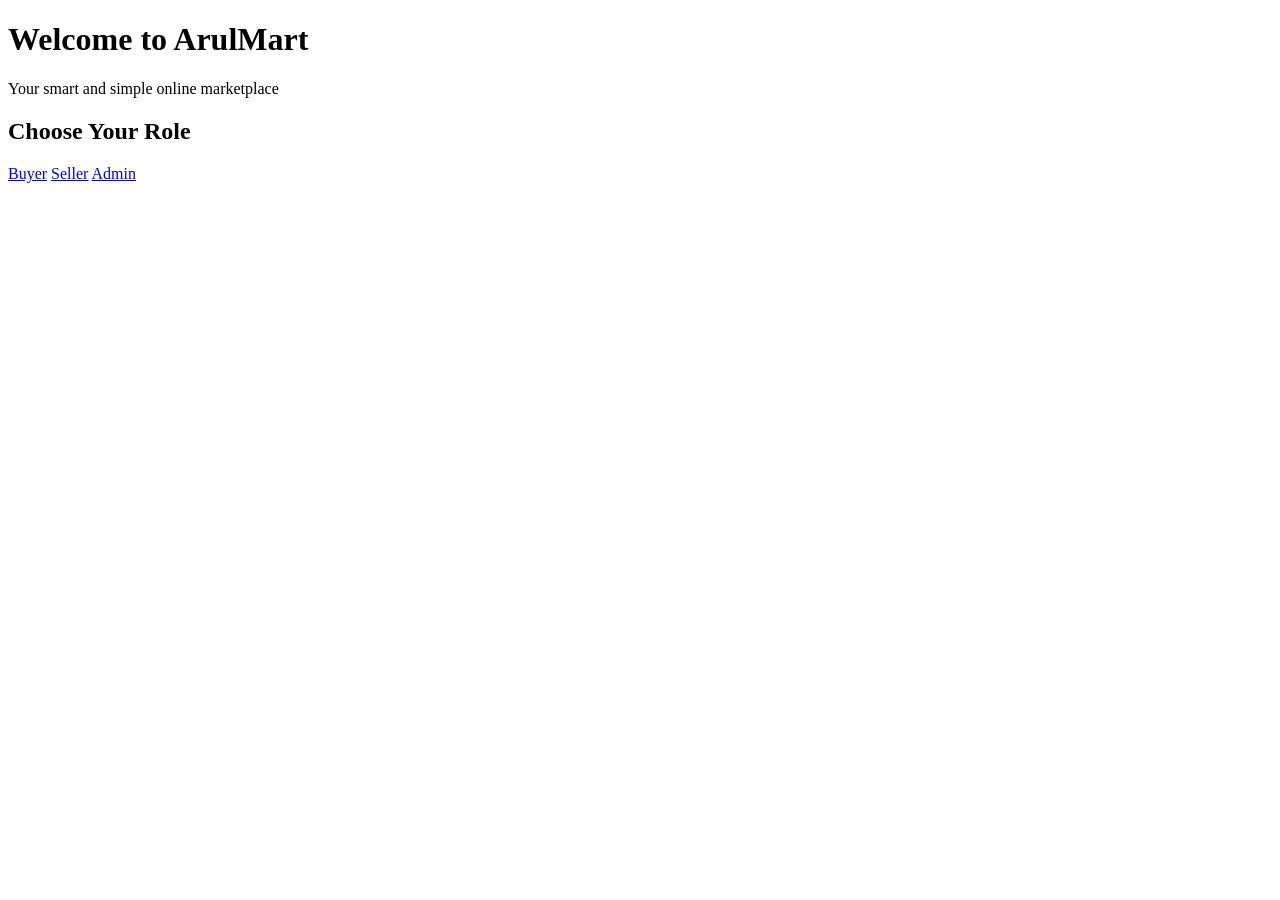
<file: index.html>
<!DOCTYPE html>
<html lang="en">
<head>
    <meta charset="UTF-8">
    <meta name="viewport" content="width=device-width, initial-scale=1.0">
    <title>ArulMart</title>
</head>

<body>

    <h1>Welcome to ArulMart</h1>

    <p>Your smart and simple online marketplace</p>

    <h2>Choose Your Role</h2>

    <a href="login.html">Buyer</a>
<a href="seller-login.html">Seller</a>
<a href="admin-login.html">Admin</a>

</body>
</html>
</file>
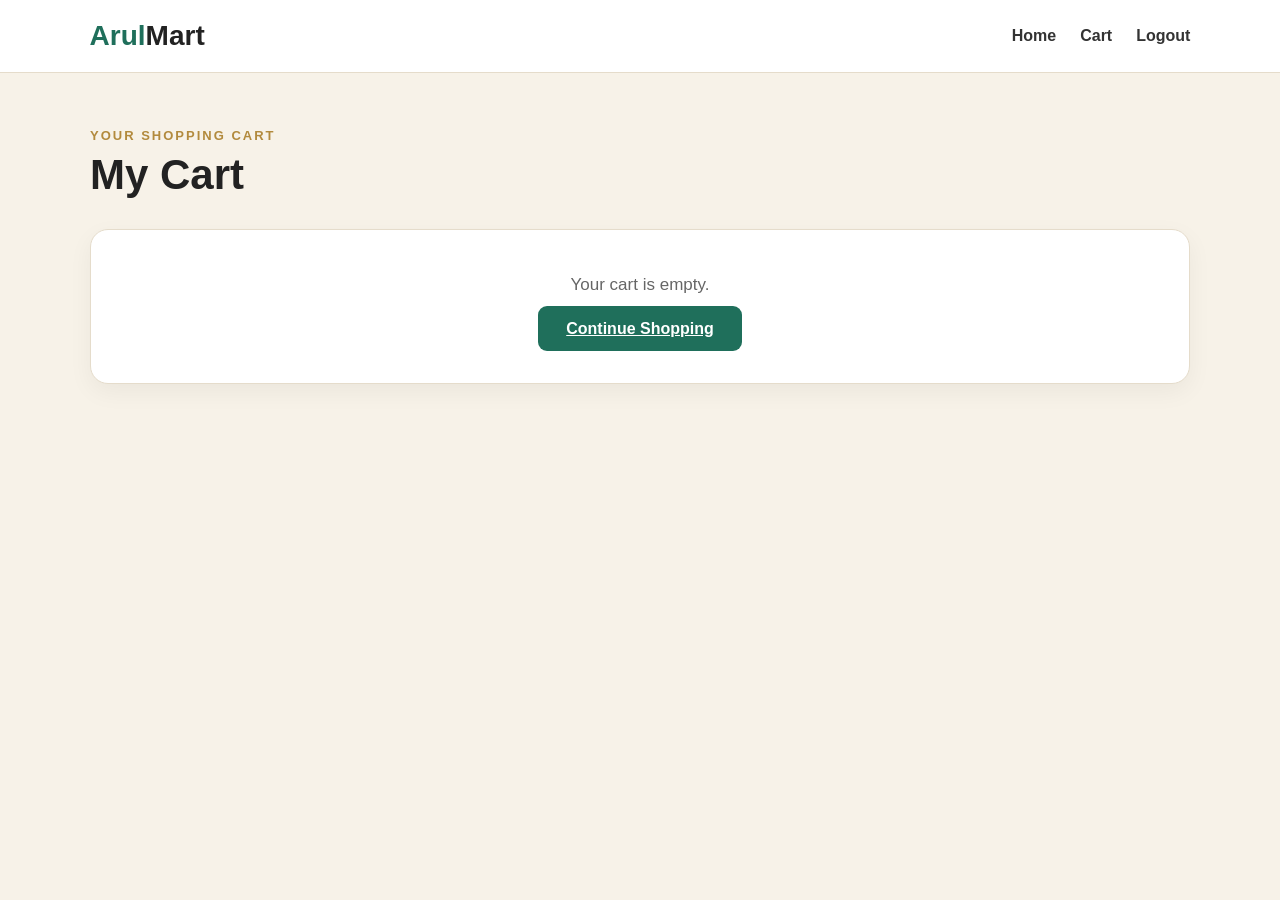
<file: cart.html>
<!DOCTYPE html>
<html lang="en">
<head>
    <meta charset="UTF-8">
    <meta name="viewport" content="width=device-width, initial-scale=1.0">
    <title>ArulMart - Cart</title>
    <link rel="stylesheet" href="style.css">
</head>

<body>

    <div class="cart-page">

        <header class="home-header">

            <div class="home-logo">
                <span>Arul</span>Mart
            </div>

            <nav class="home-nav">
                <a href="home.html">Home</a>
                <a href="cart.html">Cart</a>
                <a href="index.html">Logout</a>
            </nav>

        </header>

        <main class="cart-container">

            <p class="home-label">YOUR SHOPPING CART</p>

            <h1>My Cart</h1>

            <div class="cart-box">

                <div id="cartItems">
    <p>Your cart is ready for products.</p>
</div>

                <a href="home.html" class="shop-button">
    Continue Shopping
</a>

            </div>

        </main>

    </div>
<script src="script.js"></script>
</body>
</html>
</file>
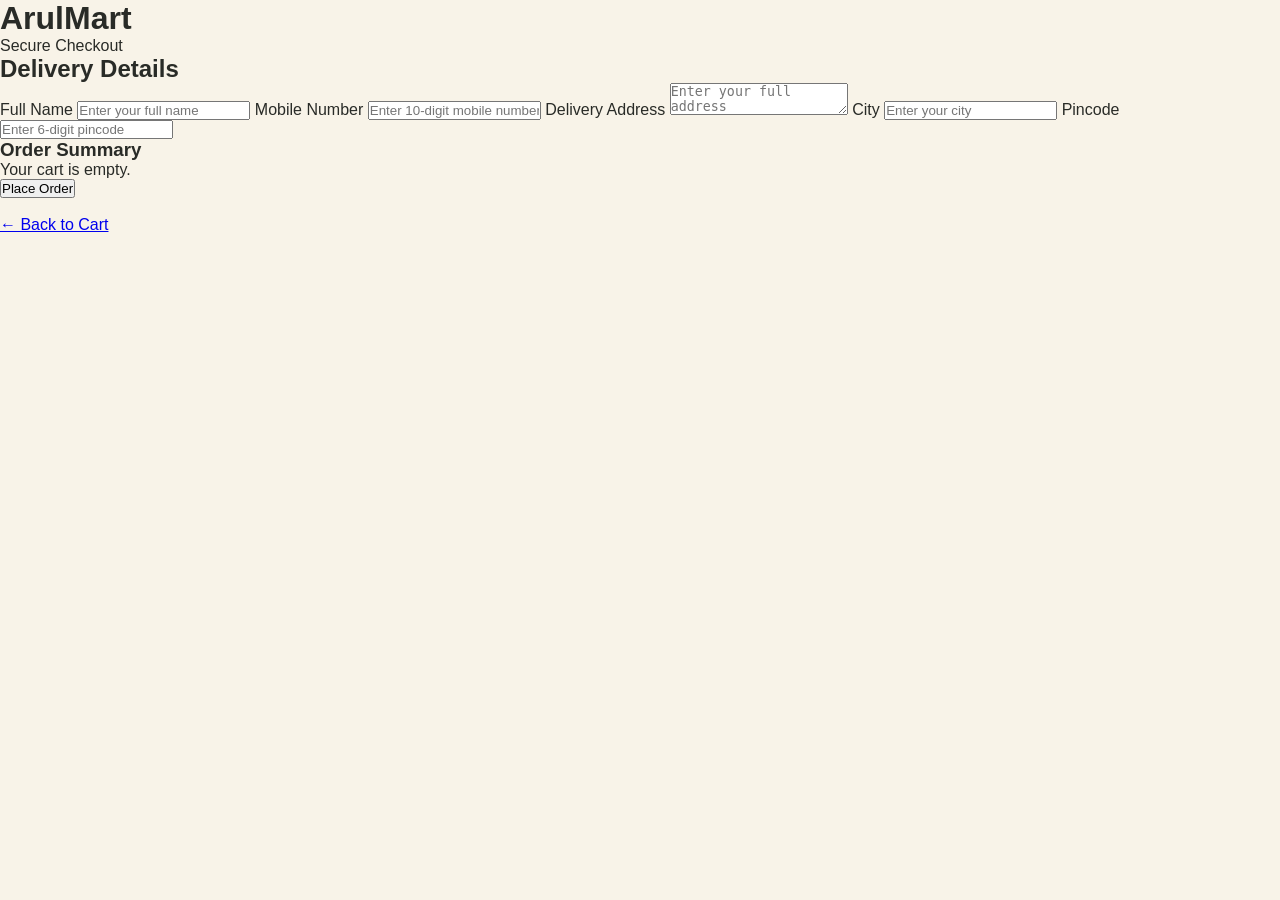
<file: checkout.html>
<!DOCTYPE html>
<html lang="en">
<head>
    <meta charset="UTF-8">
    <meta name="viewport" content="width=device-width, initial-scale=1.0">
    <title>ArulMart - Checkout</title>
    <link rel="stylesheet" href="style.css">
</head>

<body>

    <header>
        <h1>ArulMart</h1>
        <p>Secure Checkout</p>
    </header>

    <main class="checkout-container">

        <h2>Delivery Details</h2>

        <form id="checkoutForm">

            <label for="customerName">Full Name</label>
            <input type="text" id="customerName"
                   placeholder="Enter your full name" required>

            <label for="mobile">Mobile Number</label>
            <input type="tel" id="mobile"
                   placeholder="Enter 10-digit mobile number"
                   pattern="[0-9]{10}" required>

            <label for="address">Delivery Address</label>
            <textarea id="address"
                      placeholder="Enter your full address"
                      required></textarea>

            <label for="city">City</label>
            <input type="text" id="city"
                   placeholder="Enter your city" required>

            <label for="pincode">Pincode</label>
            <input type="text" id="pincode"
                   placeholder="Enter 6-digit pincode"
                   pattern="[0-9]{6}" required>

            <h3>Order Summary</h3>
            <div id="checkoutSummary">
                Loading your cart...
            </div>

            <button type="submit" id="placeOrderButton">
                Place Order
            </button>

        </form>

        <br>

        <a href="cart.html">← Back to Cart</a>

    </main>
<script src="script.js"></script>
</body>
</html>
</file>
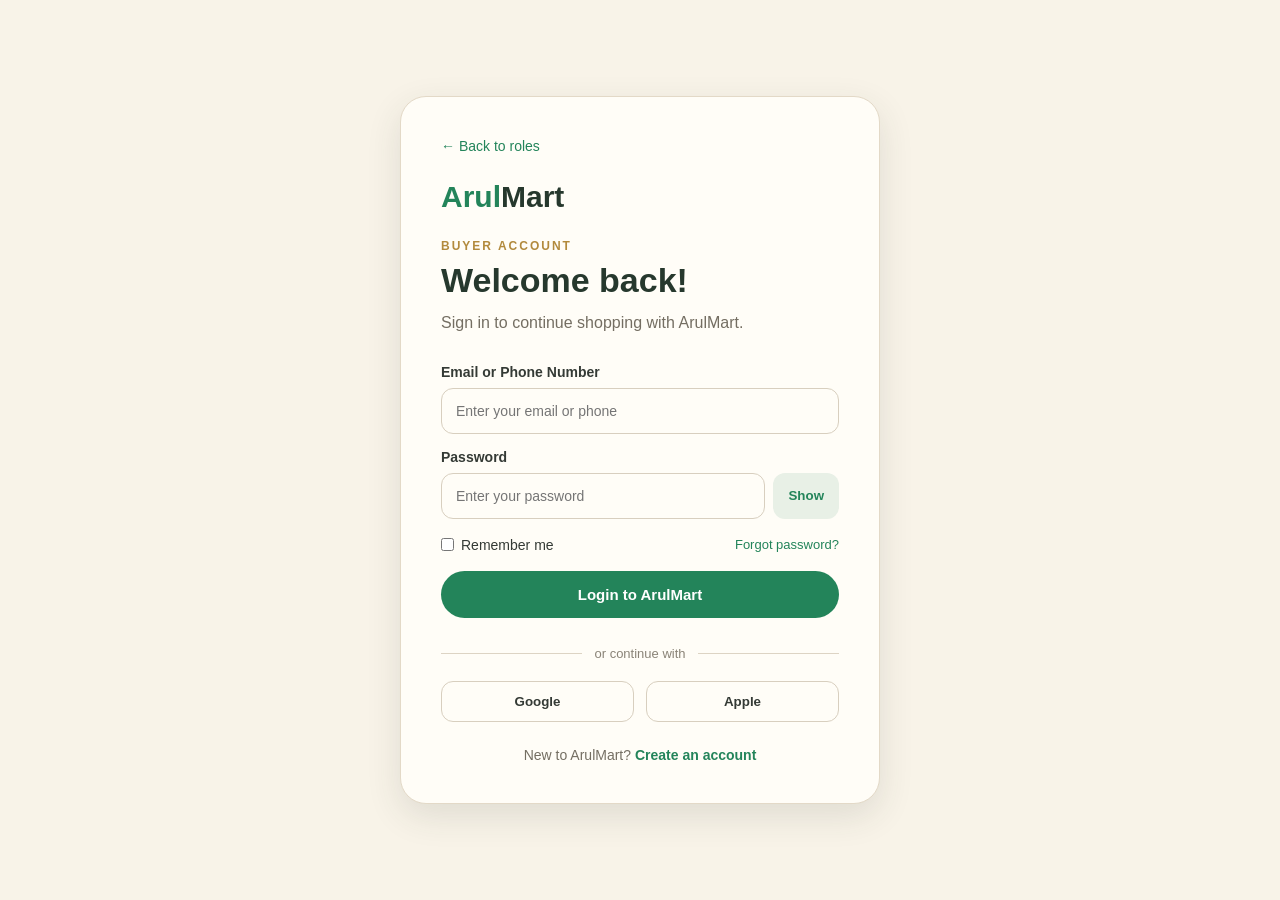
<file: login.html>
<!DOCTYPE html>
<html lang="en">
<head>
    <meta charset="UTF-8">
    <meta name="viewport" content="width=device-width, initial-scale=1.0">
    <title>ArulMart - Buyer Login</title>
    <link rel="stylesheet" href="style.css">
</head>

<body>

    <div class="login-page">

        <div class="login-box">

            <a href="index.html" class="back-link">← Back to roles</a>

            <div class="login-logo">
                <span>Arul</span>Mart
            </div>

            <p class="login-label">BUYER ACCOUNT</p>

            <h1>Welcome back!</h1>

            <p class="login-description">
                Sign in to continue shopping with ArulMart.
            </p>

            <form id="buyerLoginForm">

                <label for="email">Email or Phone Number</label>
                <input
                    type="text"
                    id="email"
                    placeholder="Enter your email or phone"
                >

                <label for="password">Password</label>

                <div class="password-box">
                    <input
                        type="password"
                        id="password"
                        placeholder="Enter your password"
                    >

                    <button
                        type="button"
                        id="togglePassword"
                    >
                        Show
                    </button>
                </div>

                <div class="login-options">

                    <label class="remember">
                        <input type="checkbox" id="remember">
                        Remember me
                    </label>

                    <a href="#" class="forgot-link">
                        Forgot password?
                    </a>

                </div>

                <button type="submit" class="login-button">
                    Login to ArulMart
                </button>

            </form>

            <div class="divider">
                <span>or continue with</span>
            </div>

            <div class="social-buttons">

                <button type="button" class="social-button">
                    Google
                </button>

                <button type="button" class="social-button">
                    Apple
                </button>

            </div>

            <p class="signup-text">
                New to ArulMart?
                <a href="#">Create an account</a>
            </p>

        </div>

    </div>


    <script src="script.js"></script>

</body>
</html>
</file>
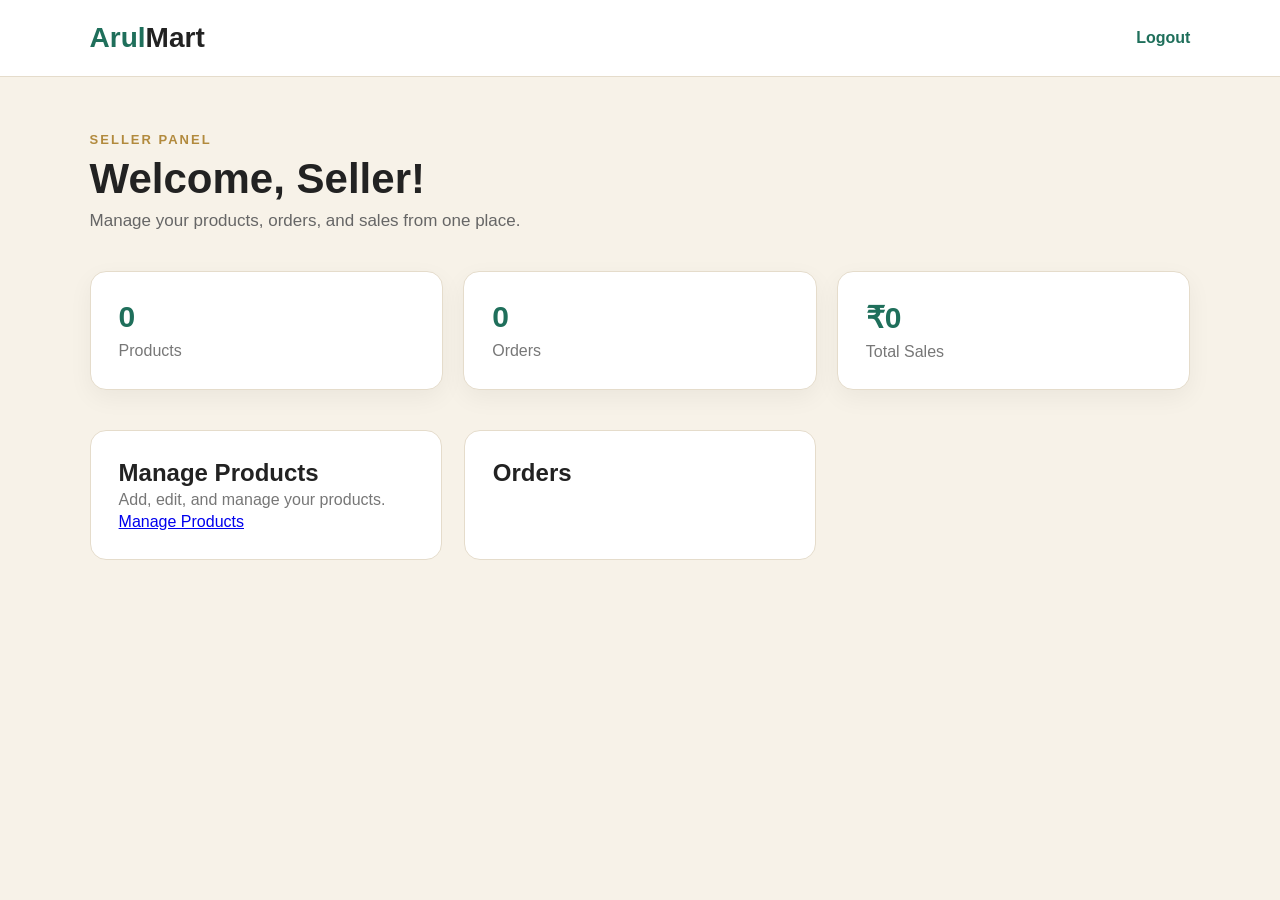
<file: seller-dashboard.html>
<!DOCTYPE html>
<html lang="en">
<head>
    <meta charset="UTF-8">
    <meta name="viewport" content="width=device-width, initial-scale=1.0">
    <title>ArulMart - Seller Dashboard</title>
    <link rel="stylesheet" href="style.css">
</head>

<body>

    <div class="dashboard-page">

        <header class="dashboard-header">

            <div class="dashboard-logo">
                <span>Arul</span>Mart
            </div>

            <a href="index.html" class="logout-link">Logout</a>

        </header>

        <main class="seller-dashboard">

            <div class="dashboard-welcome">
                <p class="dashboard-label">SELLER PANEL</p>

                <h1>Welcome, Seller!</h1>

                <p>
                    Manage your products, orders, and sales from one place.
                </p>
            </div>

            <div class="seller-stats">

                <div class="stat-card">
                    <span class="stat-number">0</span>
                    <span class="stat-title">Products</span>
                </div>

                <div class="stat-card">
                    <span class="stat-number">0</span>
                    <span class="stat-title">Orders</span>
                </div>

                <div class="stat-card">
                    <span class="stat-number">₹0</span>
                    <span class="stat-title">Total Sales</span>
                </div>

            </div>

            <section class="seller-actions">

                <div class="action-card">
                    <h2>Manage Products</h2>
                    <p>Add, edit, and manage your products.</p>
                    <a href="seller-products.html" class="manage-products-button">
    Manage Products
</a>
                </div>

                <div class="action-card">
                    <h2>Orders</h2>
</file>
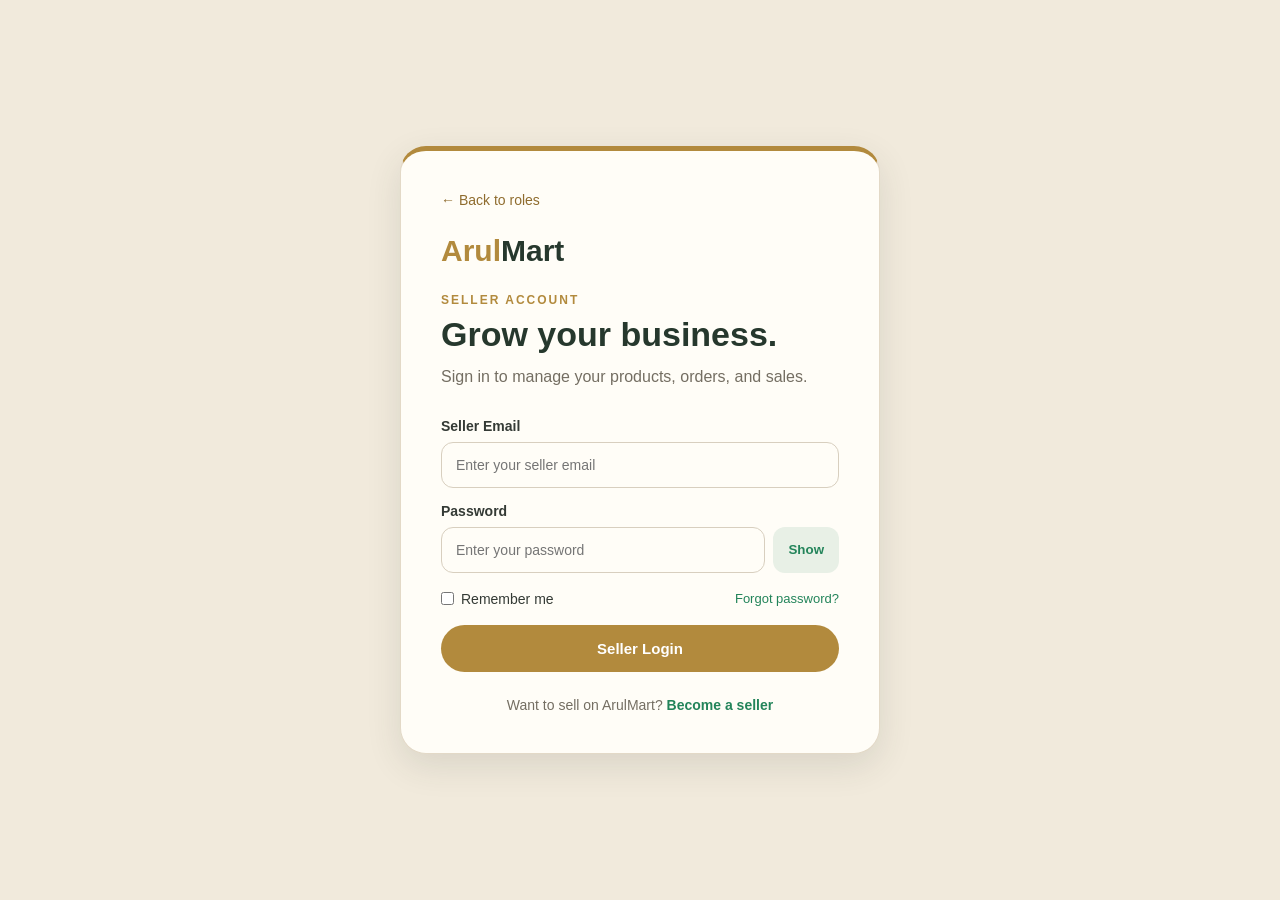
<file: seller-login.html>
<!DOCTYPE html>
<html lang="en">
<head>
    <meta charset="UTF-8">
    <meta name="viewport" content="width=device-width, initial-scale=1.0">
    <title>ArulMart - Seller Login</title>
    <link rel="stylesheet" href="style.css">
</head>

<body>

    <div class="login-page seller-login-page">

        <div class="login-box seller-login-box">

            <a href="index.html" class="back-link">← Back to roles</a>

            <div class="login-logo">
                <span>Arul</span>Mart
            </div>

            <p class="login-label seller-label">SELLER ACCOUNT</p>

            <h1>Grow your business.</h1>

            <p class="login-description">
                Sign in to manage your products, orders, and sales.
            </p>

            <form id="sellerLoginForm">

                <label for="sellerEmail">Seller Email</label>

                <input
                    type="text"
                    id="sellerEmail"
                    placeholder="Enter your seller email"
                >

                <label for="sellerPassword">Password</label>

                <div class="password-box">

                    <input
                        type="password"
                        id="sellerPassword"
                        placeholder="Enter your password"
                    >

                    <button
                        type="button"
                        id="toggleSellerPassword"
                    >
                        Show
                    </button>

                </div>

                <div class="login-options">

                    <label class="remember">
                        <input type="checkbox">
                        Remember me
                    </label>

                    <a href="#" class="forgot-link">
                        Forgot password?
                    </a>

                </div>

                <button type="submit" class="login-button seller-button">
                    Seller Login
                </button>

            </form>

            <p class="signup-text">
                Want to sell on ArulMart?
                <a href="#">Become a seller</a>
            </p>

        </div>

    </div>

    <script src="script.js"></script>

</body>
</html>
</file>
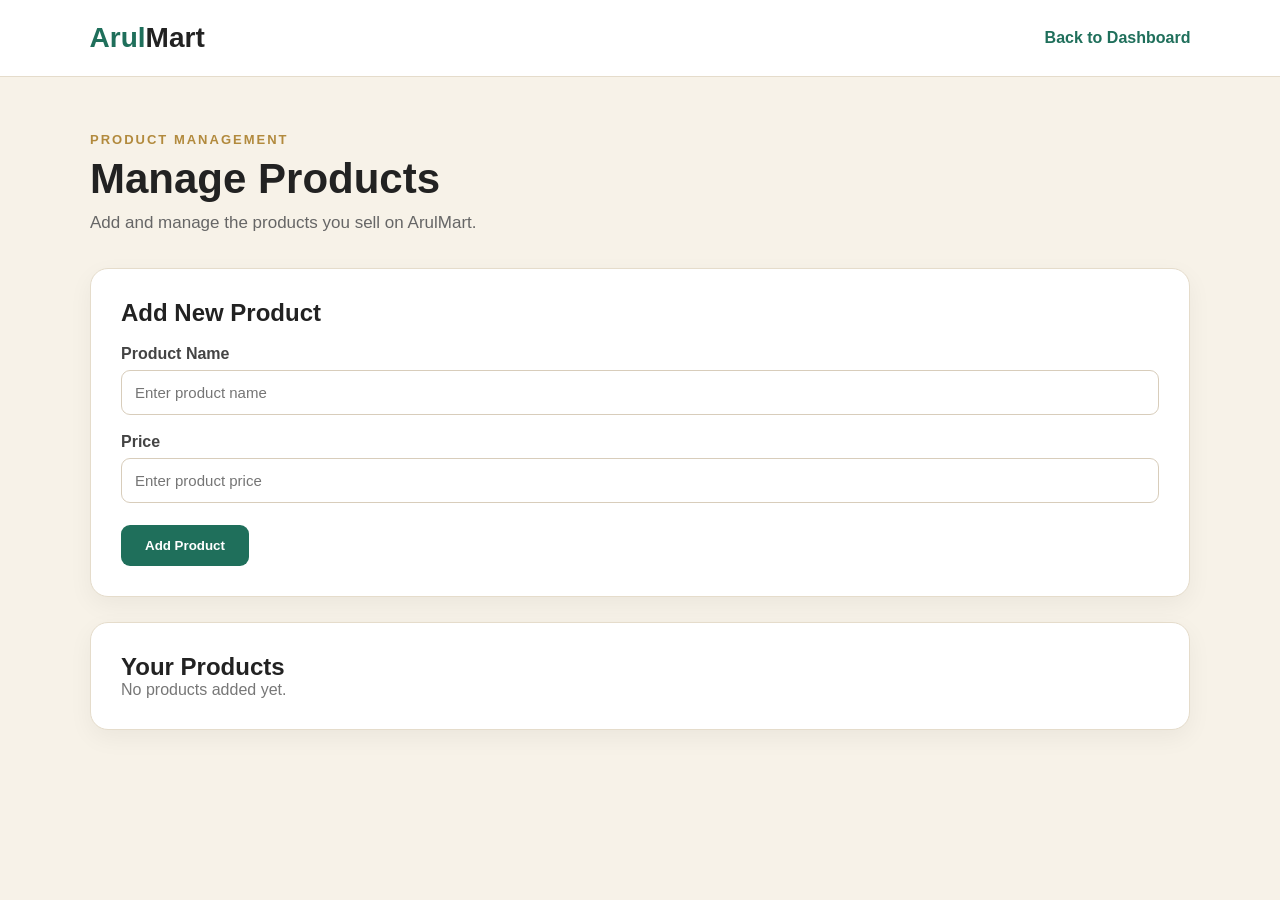
<file: seller-products.html>
<!DOCTYPE html>
<html lang="en">

<head>
    <meta charset="UTF-8">
    <meta name="viewport" content="width=device-width, initial-scale=1.0">

    <title>ArulMart - Manage Products</title>

    <link rel="stylesheet" href="style.css">
</head>

<body>

    <div class="seller-products-page">

        <header class="dashboard-header">

            <div class="dashboard-logo">
                <span>Arul</span>Mart
            </div>

            <a href="seller-dashboard.html" class="logout-link">
                Back to Dashboard
            </a>

        </header>

        <main class="seller-products-container">

            <p class="dashboard-label">PRODUCT MANAGEMENT</p>

            <h1>Manage Products</h1>

            <p class="products-description">
                Add and manage the products you sell on ArulMart.
            </p>

            <div class="product-management-box">

                <h2>Add New Product</h2>

                <label for="productName">Product Name</label>

                <input
                    type="text"
                    id="productName"
                    placeholder="Enter product name"
                >

                <label for="productPrice">Price</label>

                <input
                    type="number"
                    id="productPrice"
                    placeholder="Enter product price"
                >

                <button type="button" class="add-product-button">
                    Add Product
                </button>

            </div>

            <div class="seller-product-list">

                <h2>Your Products</h2>

                <div id="sellerProducts">

                    <p>No products added yet.</p>

                </div>

            </div>

        </main>

    </div>
<script src="script.js"></script>
</a>
</body>
</html>
</file>
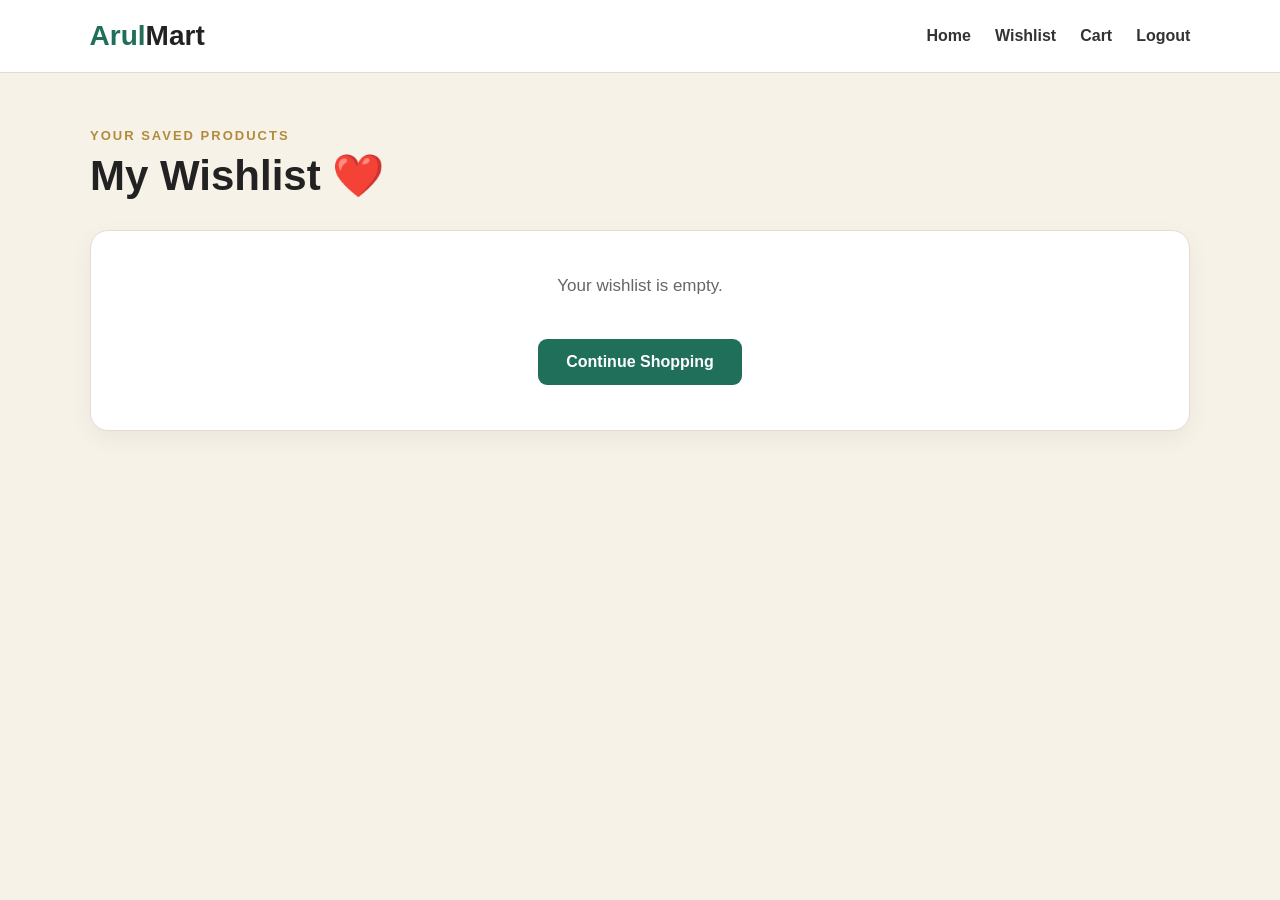
<file: wishlist.html>
<!DOCTYPE html>
<html lang="en">

<head>
    <meta charset="UTF-8">
    <meta name="viewport" content="width=device-width, initial-scale=1.0">

    <title>ArulMart - Wishlist</title>

    <link rel="stylesheet" href="style.css">
</head>

<body>

    <div class="wishlist-page">

        <header class="home-header">

            <div class="home-logo">
                <span>Arul</span>Mart
            </div>

            <nav class="home-nav">
                <a href="home.html">Home</a>
                <a href="wishlist.html">Wishlist</a>
                <a href="cart.html">Cart</a>
                <a href="index.html">Logout</a>
            </nav>

        </header>

        <main class="wishlist-container">

            <p class="home-label">YOUR SAVED PRODUCTS</p>

            <h1>My Wishlist ❤️</h1>

            <div class="wishlist-box">

    <div id="wishlistItems">
        <p>Your wishlist is empty.</p>
    </div>

    <a href="home.html" class="shop-button">
        Continue Shopping
    </a>

</div>

            </div>

        </main>

    </div>
    <script src="script.js"></script>

</body>
</html>
</file>
<file: style.css>
* {
    margin: 0;
    padding: 0;
    box-sizing: border-box;
}

body {
    font-family: Arial, sans-serif;
    background: #f8f3e8;
    color: #292b27;
    min-height: 100vh;
}


/* Navigation */

.navbar {
    display: flex;
    justify-content: space-between;
    align-items: center;
    padding: 22px 7%;
    background: #fffdf7;
    border-bottom: 1px solid #e5dccb;
}

.logo {
    font-size: 28px;
    font-weight: bold;
    color: #26382d;
}

.logo span {
    color: #23845a;
}

.nav-text {
    color: #746e62;
    font-size: 14px;
}


/* Hero */

.hero {
    padding: 70px 7% 55px;
    background: #e8f0e6;
}

.hero-content {
    max-width: 800px;
}

.small-title {
    color: #23845a;
    font-size: 13px;
    font-weight: bold;
    letter-spacing: 2px;
    margin-bottom: 15px;
}

.hero h1 {
    font-size: 52px;
    line-height: 1.1;
    color: #26382d;
    margin-bottom: 22px;
}

.hero h1 span {
    color: #b28a3d;
}

.hero-description {
    max-width: 620px;
    font-size: 17px;
    line-height: 1.7;
    color: #625f56;
}


/* Role Section */

.role-section {
    padding: 55px 7%;
    text-align: center;
}

.role-section h2 {
    font-size: 30px;
    color: #26382d;
    margin-bottom: 8px;
}

.section-description {
    color: #777066;
    margin-bottom: 35px;
}


/* Role Cards */

.role-container {
    display: flex;
    justify-content: center;
    gap: 25px;
    max-width: 1100px;
    margin: auto;
}

.role-card {
    flex: 1;
    background: #fffdf7;
    padding: 32px 25px;
    border: 1px solid #e3d9c7;
    border-radius: 24px;
    box-shadow: 0 8px 25px rgba(49, 57, 48, 0.08);
    transition: transform 0.3s ease, box-shadow 0.3s ease;
}

.role-card:hover {
    transform: translateY(-8px);
    box-shadow: 0 15px 35px rgba(49, 57, 48, 0.14);
}

.role-icon {
    font-size: 42px;
    margin-bottom: 18px;
}

.role-card h3 {
    font-size: 24px;
    margin-bottom: 12px;
    color: #26382d;
}

.role-card p {
    color: #6d685e;
    line-height: 1.6;
    min-height: 78px;
    margin-bottom: 22px;
}


/* Buttons */

.role-button {
    display: inline-block;
    padding: 13px 20px;
    background: #23845a;
    color: white;
    text-decoration: none;
    border-radius: 30px;
    font-size: 14px;
    font-weight: bold;
    transition: background 0.3s ease;
}

.role-button:hover {
    background: #176342;
}


/* Different role accents */

.seller-card .role-button {
    background: #b28a3d;
}

.seller-card .role-button:hover {
    background: #8f6c2e;
}

.admin-card .role-button {
    background: #343a35;
}

.admin-card .role-button:hover {
    background: #202520;
}


/* Footer */

.footer {
    margin-top: 20px;
    padding: 28px 7%;
    background: #26382d;
    color: #eee8da;
    display: flex;
    justify-content: space-between;
    align-items: center;
    gap: 20px;
}

.footer-brand strong {
    font-size: 20px;
}

.footer-brand p {
    font-size: 13px;
    margin-top: 5px;
    color: #c9c4b8;
}

.footer > p {
    font-size: 13px;
    color: #c9c4b8;
}


/* Mobile Responsive */

@media (max-width: 800px) {

    .navbar {
        padding: 18px 5%;
    }

    .nav-text {
        display: none;
    }

    .hero {
        padding: 50px 5% 45px;
    }

    .hero h1 {
        font-size: 38px;
    }

    .role-section {
        padding: 45px 5%;
    }

    .role-container {
        flex-direction: column;
    }

    .role-card p {
        min-height: auto;
    }

    .footer {
        flex-direction: column;
        text-align: center;
    }

}
/* ============================= */
/* BUYER LOGIN PAGE */
/* ============================= */

.login-page {
    min-height: 100vh;
    display: flex;
    justify-content: center;
    align-items: center;
    padding: 40px 20px;
    background: #f8f3e8;
}

.login-box {
    width: 100%;
    max-width: 480px;
    background: #fffdf7;
    padding: 40px;
    border-radius: 26px;
    border: 1px solid #e3d9c7;
    box-shadow: 0 12px 35px rgba(49, 57, 48, 0.12);
}

.back-link {
    color: #23845a;
    text-decoration: none;
    font-size: 14px;
}

.login-logo {
    margin-top: 25px;
    font-size: 30px;
    font-weight: bold;
    color: #26382d;
}

.login-logo span {
    color: #23845a;
}

.login-label {
    margin-top: 25px;
    color: #b28a3d;
    font-size: 12px;
    font-weight: bold;
    letter-spacing: 2px;
}

.login-box h1 {
    margin-top: 8px;
    font-size: 34px;
    color: #26382d;
}

.login-description {
    margin-top: 10px;
    margin-bottom: 28px;
    color: #746e62;
    line-height: 1.6;
}

.login-box form label {
    display: block;
    margin: 15px 0 8px;
    color: #343a35;
    font-size: 14px;
    font-weight: bold;
}

.login-box input[type="text"],
.login-box input[type="password"] {
    width: 100%;
    padding: 14px;
    border: 1px solid #d8cfbf;
    border-radius: 12px;
    background: #fffdf7;
    font-size: 14px;
    outline: none;
}

.login-box input:focus {
    border-color: #23845a;
}

.password-box {
    display: flex;
    gap: 8px;
}

.password-box input {
    flex: 1;
}

.password-box button {
    padding: 0 15px;
    border: none;
    border-radius: 12px;
    background: #e8f0e6;
    color: #23845a;
    cursor: pointer;
    font-weight: bold;
}

.login-options {
    display: flex;
    justify-content: space-between;
    align-items: center;
    margin: 18px 0;
    font-size: 13px;
}

.remember {
    display: flex !important;
    align-items: center;
    gap: 7px;
    margin: 0 !important;
    font-weight: normal !important;
}

.remember input {
    accent-color: #23845a;
}

.forgot-link {
    color: #23845a;
    text-decoration: none;
}

.login-button {
    width: 100%;
    padding: 15px;
    border: none;
    border-radius: 30px;
    background: #23845a;
    color: white;
    font-size: 15px;
    font-weight: bold;
    cursor: pointer;
}

.login-button:hover {
    background: #176342;
}

.divider {
    display: flex;
    align-items: center;
    gap: 12px;
    margin: 28px 0 20px;
    color: #8a8377;
    font-size: 13px;
}

.divider::before,
.divider::after {
    content: "";
    flex: 1;
    height: 1px;
    background: #ddd4c4;
}

.social-buttons {
    display: flex;
    gap: 12px;
}

.social-button {
    flex: 1;
    padding: 12px;
    background: #fffdf7;
    border: 1px solid #d8cfbf;
    border-radius: 12px;
    cursor: pointer;
    font-weight: bold;
    color: #343a35;
}

.social-button:hover {
    background: #f1eadc;
}

.signup-text {
    text-align: center;
    margin-top: 25px;
    color: #746e62;
    font-size: 14px;
}

.signup-text a {
    color: #23845a;
    text-decoration: none;
    font-weight: bold;
}


/* Mobile */

@media (max-width: 600px) {

    .login-page {
        padding: 20px 15px;
    }

    .login-box {
        padding: 28px 22px;
    }

    .login-box h1 {
        font-size: 29px;
    }

    .social-buttons {
        flex-direction: column;
    }
}
/* ============================= */
/* SELLER LOGIN PAGE */
/* ============================= */

.seller-login-page {
    background: #f1eadc;
}

.seller-login-box {
    border-top: 5px solid #b28a3d;
}

.seller-label {
    color: #b28a3d;
}

.seller-button {
    background: #b28a3d;
}

.seller-button:hover {
    background: #8f6c2e;
}

.seller-login-box .back-link {
    color: #8f6c2e;
}

.seller-login-box .login-logo span {
    color: #b28a3d;
}

.seller-login-box input:focus {
    border-color: #b28a3d;
}
/* ============================= */
/* SELLER DASHBOARD */
/* ============================= */

.dashboard-page {
    min-height: 100vh;
    background: #f7f2e8;
}

.dashboard-header {
    display: flex;
    justify-content: space-between;
    align-items: center;
    padding: 22px 7%;
    background: #ffffff;
    border-bottom: 1px solid #e5dccb;
}

.dashboard-logo {
    font-size: 28px;
    font-weight: 800;
    color: #222222;
}

.dashboard-logo span {
    color: #1f6f5b;
}

.logout-link {
    text-decoration: none;
    color: #1f6f5b;
    font-weight: 600;
}

.seller-dashboard {
    width: 86%;
    max-width: 1200px;
    margin: 0 auto;
    padding: 55px 0;
}

.dashboard-label {
    color: #b28a3d;
    font-size: 13px;
    font-weight: 700;
    letter-spacing: 2px;
}

.dashboard-welcome h1 {
    margin: 8px 0;
    font-size: 42px;
    color: #222222;
}

.dashboard-welcome p:last-child {
    color: #666666;
    font-size: 17px;
}

.seller-stats {
    display: grid;
    grid-template-columns: repeat(3, 1fr);
    gap: 20px;
    margin: 40px 0;
}

.stat-card {
    background: #ffffff;
    padding: 28px;
    border-radius: 16px;
    border: 1px solid #e5dccb;
    box-shadow: 0 8px 25px rgba(0, 0, 0, 0.05);
}

.stat-number {
    display: block;
    font-size: 30px;
    font-weight: 800;
    color: #1f6f5b;
}

.stat-title {
    display: block;
    margin-top: 8px;
    color: #777777;
}

.seller-actions {
    display: grid;
    grid-template-columns: repeat(3, 1fr);
    gap: 22px;
}

.action-card {
    background: #ffffff;
    padding: 28px;
    border-radius: 16px;
    border: 1px solid #e5dccb;
}

.action-card h2 {
    color: #222222;
    margin-top: 0;
}

.action-card p {
    color: #777777;
    line-height: 1.6;
}

.action-card button {
    margin-top: 12px;
    padding: 12px 20px;
    border: none;
    border-radius: 8px;
    background: #1f6f5b;
    color: #ffffff;
    font-weight: 600;
    cursor: pointer;
}

.action-card button:hover {
    background: #175342;
}

@media (max-width: 768px) {

    .dashboard-welcome h1 {
        font-size: 32px;
    }

    .seller-stats,
    .seller-actions {
        grid-template-columns: 1fr;
    }

    .dashboard-header {
        padding: 18px 5%;
    }

    .seller-dashboard {
        width: 90%;
        padding: 35px 0;
    }
}
/* ============================= */
/* BUYER HOME PAGE */
/* ============================= */

.buyer-home {
    min-height: 100vh;
    background: #f7f2e8;
}

.home-header {
    display: flex;
    justify-content: space-between;
    align-items: center;
    padding: 20px 7%;
    background: #ffffff;
    border-bottom: 1px solid #e5dccb;
}

.home-logo {
    font-size: 28px;
    font-weight: 800;
    color: #222222;
}

.home-logo span {
    color: #1f6f5b;
}

.home-nav {
    display: flex;
    gap: 24px;
    align-items: center;
}

.home-nav a {
    text-decoration: none;
    color: #333333;
    font-weight: 600;
}

.home-nav a:hover {
    color: #1f6f5b;
}

.home-hero {
    width: 86%;
    max-width: 1200px;
    margin: 45px auto;
    padding: 70px 60px;
    border-radius: 24px;
    background: #eee4d2;
}

.home-label {
    color: #b28a3d;
    font-size: 13px;
    font-weight: 700;
    letter-spacing: 2px;
}

.home-hero h1 {
    max-width: 700px;
    margin: 12px 0;
    font-size: 48px;
    line-height: 1.1;
    color: #222222;
}

.home-hero p {
    max-width: 650px;
    color: #666666;
    font-size: 17px;
    line-height: 1.7;
}

.shop-button {
    margin-top: 18px;
    padding: 14px 28px;
    border: none;
    border-radius: 9px;
    background: #1f6f5b;
    color: white;
    font-weight: 700;
    cursor: pointer;
}

.shop-button:hover {
    background: #175342;
}

.category-section {
    width: 86%;
    max-width: 1200px;
    margin: 0 auto;
    padding-bottom: 60px;
}

.category-section h2 {
    font-size: 32px;
    color: #222222;
    margin-top: 5px;
}

.category-grid {
    display: grid;
    grid-template-columns: repeat(4, 1fr);
    gap: 20px;
    margin-top: 25px;
}

.category-card {
    background: #ffffff;
    padding: 25px;
    min-height: 130px;
    border-radius: 16px;
    border: 1px solid #e5dccb;
    box-shadow: 0 8px 25px rgba(0, 0, 0, 0.05);
}

.category-card h3 {
    color: #1f6f5b;
    margin-top: 0;
}

.category-card p {
    color: #777777;
    line-height: 1.5;
}

@media (max-width: 768px) {

    .home-header {
        flex-direction: column;
        gap: 18px;
    }

    .home-nav {
        flex-wrap: wrap;
        justify-content: center;
        gap: 14px;
    }

    .home-hero {
        width: 90%;
        padding: 45px 25px;
    }

    .home-hero h1 {
        font-size: 34px;
    }

    .category-section {
        width: 90%;
    }

    .category-grid {
        grid-template-columns: 1fr;
    }
}
/* ============================= */
/* FEATURED PRODUCTS */
/* ============================= */

.products-section {
    width: 90%;
    max-width: 1200px;
    margin: 60px auto;
}

.products-section h2 {
    font-size: 32px;
    margin-bottom: 25px;
    color: #202a24;
}

.product-grid {
    display: grid;
    grid-template-columns: repeat(4, 1fr);
    gap: 22px;
}

.product-card {
    background: #ffffff;
    border-radius: 18px;
    padding: 18px;
    box-shadow: 0 8px 25px rgba(0, 0, 0, 0.08);
    transition: 0.3s;
}

.product-card:hover {
    transform: translateY(-5px);
}

.product-image {
    height: 180px;
    background: #f1eadc;
    border-radius: 14px;
    display: flex;
    align-items: center;
    justify-content: center;
    color: #777;
    margin-bottom: 15px;
}

.product-card h3 {
    color: #202a24;
    margin-bottom: 8px;
}

.product-card p {
    color: #666;
    line-height: 1.5;
    margin-bottom: 12px;
}

.product-card strong {
    color: #087f5b;
    font-size: 18px;
}

.product-card button {
    display: block;
    width: 100%;
    margin-top: 14px;
    padding: 11px;
    border: none;
    border-radius: 10px;
    background: #087f5b;
    color: white;
    cursor: pointer;
    font-weight: 600;
}

.product-card button:hover {
    background: #065f46;
}

@media (max-width: 900px) {
    .product-grid {
        grid-template-columns: repeat(2, 1fr);
    }
}

@media (max-width: 600px) {
    .product-grid {
        grid-template-columns: 1fr;
    }

    .products-section h2 {
        font-size: 26px;
    }
}
/* ============================= */
/* CART PAGE */
/* ============================= */

.cart-page {
    min-height: 100vh;
    background: #f7f2e8;
}

.cart-container {
    width: 86%;
    max-width: 1100px;
    margin: 0 auto;
    padding: 55px 0;
}

.cart-container h1 {
    font-size: 42px;
    color: #222222;
    margin: 8px 0 30px;
}

.cart-box {
    background: #ffffff;
    border: 1px solid #e5dccb;
    border-radius: 18px;
    padding: 45px;
    text-align: center;
    box-shadow: 0 8px 25px rgba(0, 0, 0, 0.05);
}

.cart-box p {
    color: #666666;
    font-size: 17px;
    margin-bottom: 25px;
}

@media (max-width: 768px) {

    .cart-container {
        width: 90%;
        padding: 35px 0;
    }

    .cart-container h1 {
        font-size: 32px;
    }

    .cart-box {
        padding: 30px 20px;
    }
}
/* ============================= */
/* WISHLIST PAGE */
/* ============================= */

.wishlist-page {
    min-height: 100vh;
    background: #f7f2e8;
}

.wishlist-container {
    width: 86%;
    max-width: 1100px;
    margin: 0 auto;
    padding: 55px 0;
}

.wishlist-container h1 {
    font-size: 42px;
    color: #222222;
    margin: 8px 0 30px;
}

.wishlist-box {
    background: #ffffff;
    border: 1px solid #e5dccb;
    border-radius: 18px;
    padding: 45px;
    text-align: center;
    box-shadow: 0 8px 25px rgba(0, 0, 0, 0.05);
}

.wishlist-box p {
    color: #666666;
    font-size: 17px;
    margin-bottom: 25px;
}

.wishlist-box .shop-button {
    display: inline-block;
    text-decoration: none;
}

@media (max-width: 768px) {

    .wishlist-container {
        width: 90%;
        padding: 35px 0;
    }

    .wishlist-container h1 {
        font-size: 32px;
    }

    .wishlist-box {
        padding: 30px 20px;
    }
}
/* Wishlist Button */

.wishlist-button {
    display: block;
    width: 100%;
    margin-top: 10px;
    padding: 11px;
    border: 1px solid #b28a3d;
    border-radius: 10px;
    background: #fffaf0;
    color: #8f6c2e;
    cursor: pointer;
    font-weight: 600;
}

.wishlist-button:hover {
    background: #f1eadc;
}
/* ============================= */
/* SELLER PRODUCTS PAGE */
/* ============================= */

.seller-products-page {
    min-height: 100vh;
    background: #f7f2e8;
}

.seller-products-container {
    width: 86%;
    max-width: 1100px;
    margin: 0 auto;
    padding: 55px 0;
}

.seller-products-container h1 {
    font-size: 42px;
    color: #222222;
    margin: 8px 0 10px;
}

.products-description {
    color: #666666;
    font-size: 17px;
    margin-bottom: 35px;
}

.product-management-box,
.seller-product-list {
    background: #ffffff;
    border: 1px solid #e5dccb;
    border-radius: 18px;
    padding: 30px;
    margin-bottom: 25px;
    box-shadow: 0 8px 25px rgba(0, 0, 0, 0.05);
}

.product-management-box h2,
.seller-product-list h2 {
    color: #222222;
    margin-top: 0;
}

.product-management-box label {
    display: block;
    margin-top: 18px;
    margin-bottom: 7px;
    color: #444444;
    font-weight: 600;
}

.product-management-box input {
    width: 100%;
    box-sizing: border-box;
    padding: 13px;
    border: 1px solid #d8cdbb;
    border-radius: 9px;
    font-size: 15px;
}

.product-management-box input:focus {
    outline: none;
    border-color: #1f6f5b;
}

.add-product-button {
    margin-top: 22px;
    padding: 13px 24px;
    border: none;
    border-radius: 9px;
    background: #1f6f5b;
    color: white;
    font-weight: 700;
    cursor: pointer;
}

.add-product-button:hover {
    background: #175342;
}

.seller-product-list p {
    color: #777777;
}

@media (max-width: 768px) {

    .seller-products-container {
        width: 90%;
        padding: 35px 0;
    }

    .seller-products-container h1 {
        font-size: 32px;
    }

    .product-management-box,
    .seller-product-list {
        padding: 22px;
    }
}
</file>
